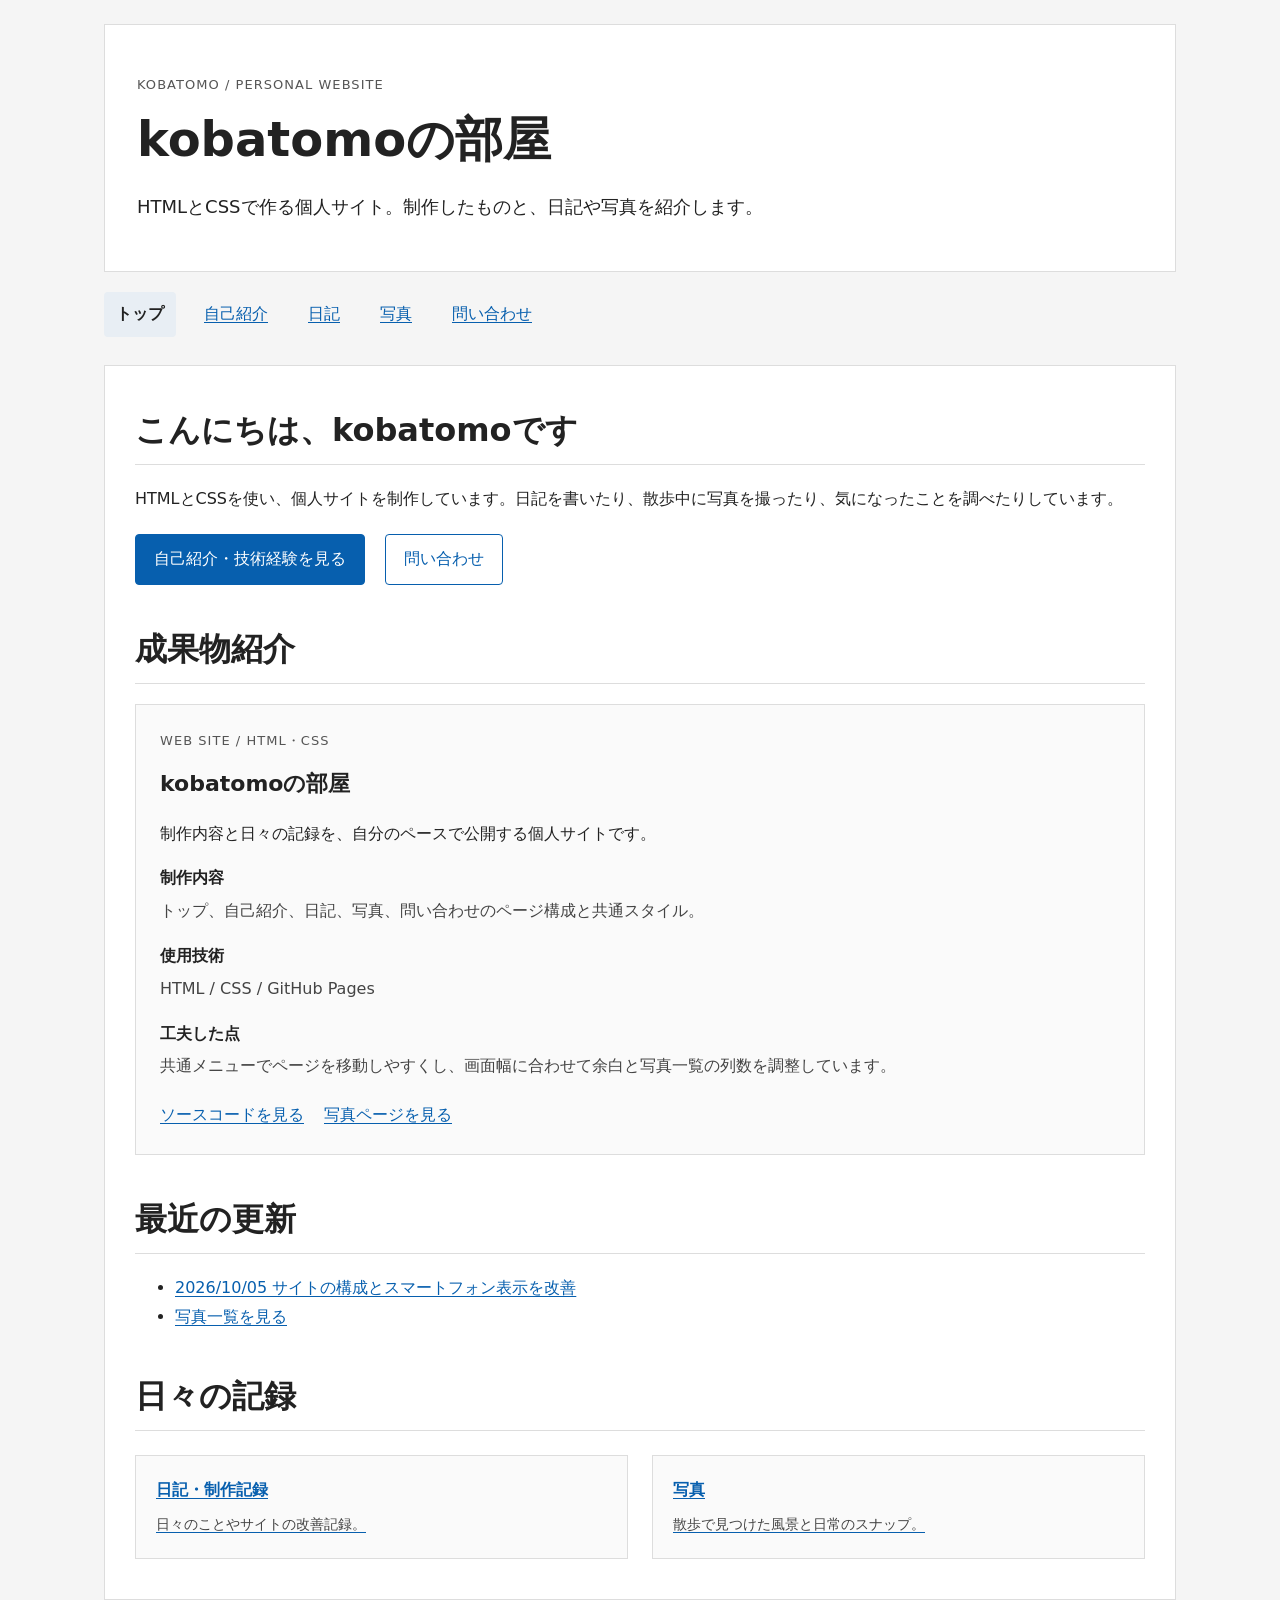
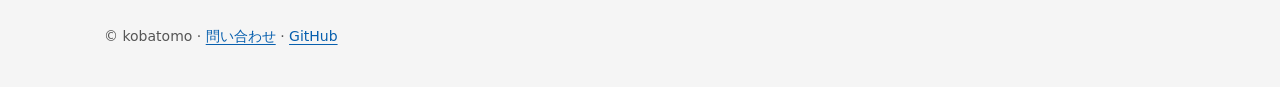
<file: index.html>
<!DOCTYPE html>
<html lang="ja">
<head>
<meta charset="UTF-8">
<meta name="viewport" content="width=device-width, initial-scale=1.0">
<meta name="description" content="HTMLとCSSで作る個人サイト。制作したものと、日記や写真を紹介します。">
<title>kobatomoの部屋</title>
<link rel="stylesheet" href="/css/style.css">
</head>
<body>
<a class="skip-link" href="#main">本文へ移動</a>
<header><p class="eyebrow">KOBATOMO / PERSONAL WEBSITE</p><h1>kobatomoの部屋</h1><p>HTMLとCSSで作る個人サイト。制作したものと、日記や写真を紹介します。</p></header>
<nav aria-label="メインメニュー"><a href="index.html" class="current" aria-current="page">トップ</a>
<a href="about.html">自己紹介</a>
<a href="diary.html">日記</a>
<a href="photo.html">写真</a>
<a href="contact.html">問い合わせ</a></nav>
<main id="main">
<section><h2>こんにちは、kobatomoです</h2><p>HTMLとCSSを使い、個人サイトを制作しています。日記を書いたり、散歩中に写真を撮ったり、気になったことを調べたりしています。</p><div class="actions"><a class="button" href="about.html">自己紹介・技術経験を見る</a><a class="button secondary" href="contact.html">問い合わせ</a></div></section>
<section id="works"><h2>成果物紹介</h2><article class="work-card"><p class="eyebrow">WEB SITE / HTML・CSS</p><h3>kobatomoの部屋</h3><p>制作内容と日々の記録を、自分のペースで公開する個人サイトです。</p><dl class="profile-list"><dt>制作内容</dt><dd>トップ、自己紹介、日記、写真、問い合わせのページ構成と共通スタイル。</dd><dt>使用技術</dt><dd>HTML / CSS / GitHub Pages</dd><dt>工夫した点</dt><dd>共通メニューでページを移動しやすくし、画面幅に合わせて余白と写真一覧の列数を調整しています。</dd></dl><div class="actions"><a href="https://github.com/nigokoba/nigokoba.github.io">ソースコードを見る</a><a href="photo.html">写真ページを見る</a></div></article></section>
<section><h2>最近の更新</h2><ul><li><a href="diary.html#portfolio">2026/10/05 サイトの構成とスマートフォン表示を改善</a></li><li><a href="photo.html">写真一覧を見る</a></li></ul></section>
<section><h2>日々の記録</h2><div class="link-grid"><a class="link-card" href="diary.html"><strong>日記・制作記録</strong><span>日々のことやサイトの改善記録。</span></a><a class="link-card" href="photo.html"><strong>写真</strong><span>散歩で見つけた風景と日常のスナップ。</span></a></div></section></main>
<footer><p>&copy; kobatomo · <a href="/contact.html">問い合わせ</a> · <a href="https://github.com/nigokoba/nigokoba.github.io">GitHub</a></p></footer>
</body>
</html>
</file>
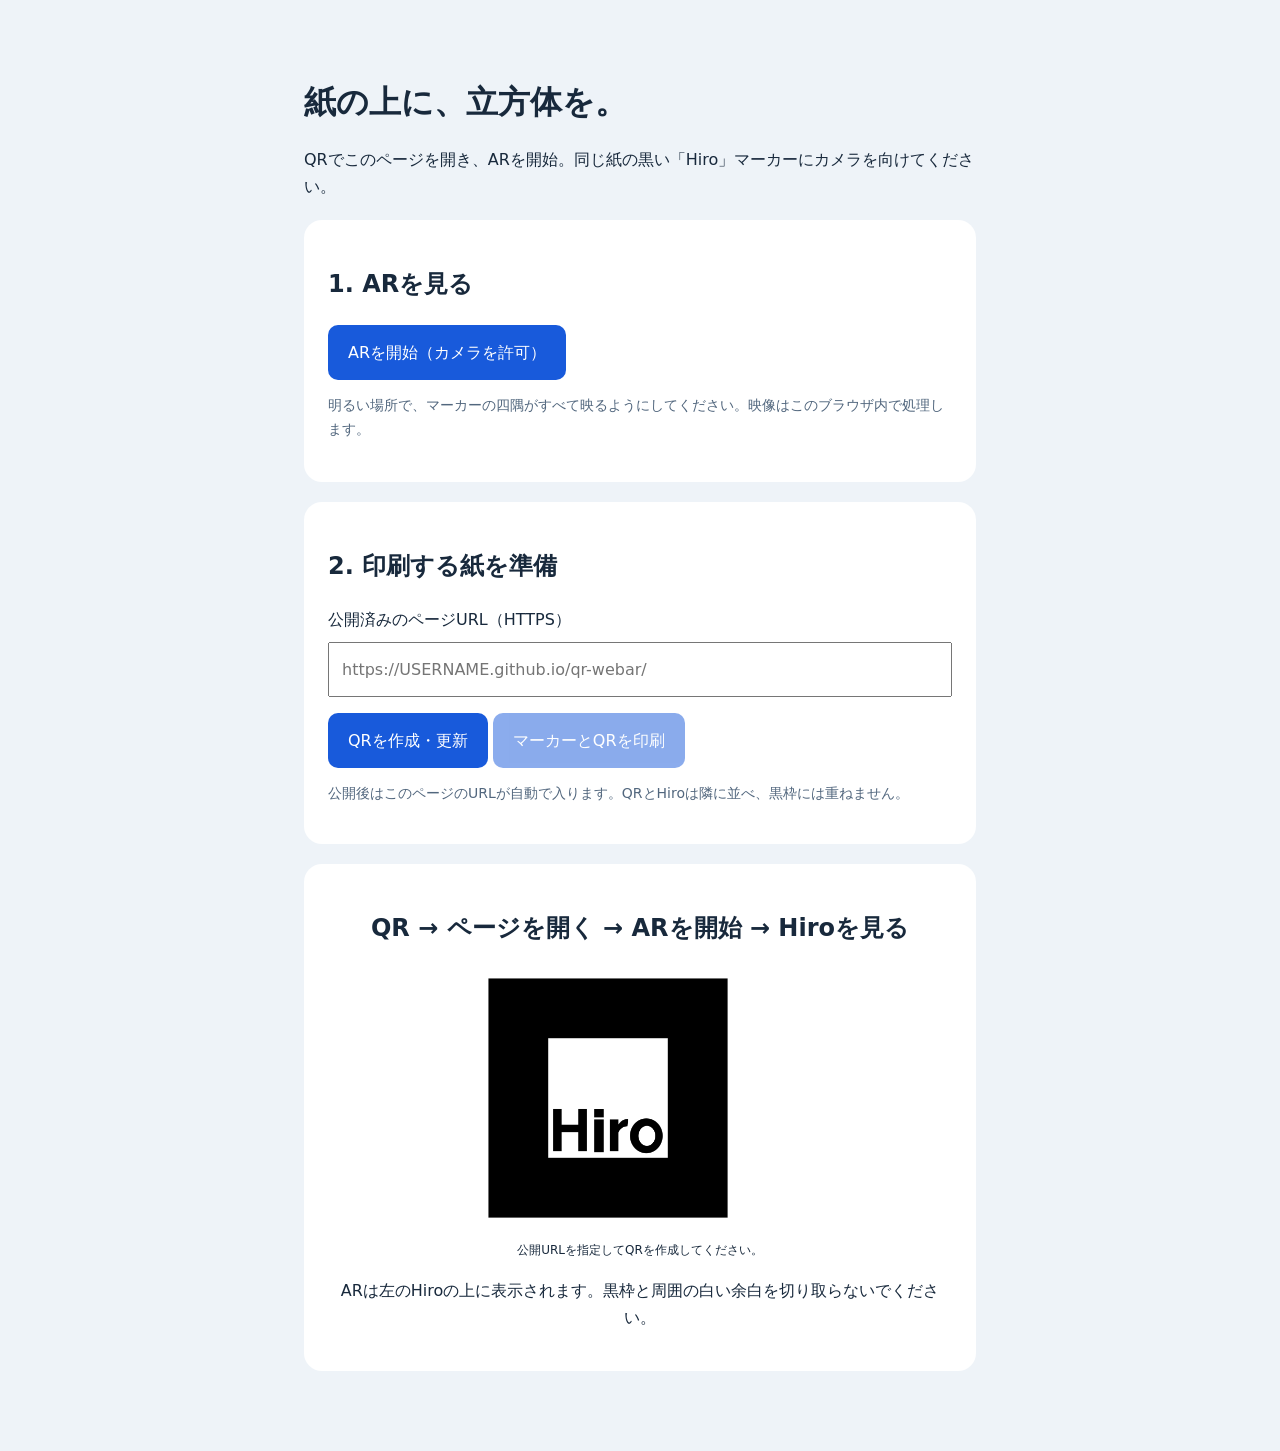
<file: qr-webar/index.html>
<!doctype html>
<html lang="ja">
<head>
  <meta charset="utf-8">
  <meta name="viewport" content="width=device-width,initial-scale=1">
  <title>QRから、立方体が現れる</title>
  <style>
    *{box-sizing:border-box}body{margin:0;font:16px/1.7 system-ui,sans-serif;background:#eef3f8;color:#18293c}main{max-width:720px;margin:36px auto;padding:24px}h1{line-height:1.35}section{background:white;padding:24px;border-radius:18px;margin:20px 0}button{border:0;border-radius:10px;background:#185adb;color:white;padding:14px 20px;font:inherit;cursor:pointer}button:disabled{opacity:.5}input{width:100%;padding:12px;font:inherit;margin:8px 0 16px}a{color:#185adb}.sheet{background:white;text-align:center;padding:24px}.targets{display:flex;justify-content:center;align-items:center;gap:24px;flex-wrap:wrap}.marker{width:260px;height:260px;object-fit:contain}#qr{background:white;padding:20px;display:inline-block}#qr img{display:block}#print-url{overflow-wrap:anywhere;font-size:12px}#hud{display:none;position:fixed;z-index:10;top:12px;left:12px;right:12px;background:#fffE;border-radius:12px;padding:12px;font-size:14px}#hud button{float:right;padding:6px 12px}body.ar main{display:none}body.ar #hud{display:block}body.ar{background:transparent;overflow:hidden}.hint{font-size:14px;color:#52677e}#error{color:#ad2637;white-space:pre-wrap}
    @media print{@page{size:A4;margin:15mm}body{background:white}main{margin:0;padding:0;max-width:none}main>*:not(#sheet){display:none!important}#sheet{border:0;margin:0;padding:0;display:block!important}.targets{flex-wrap:nowrap;gap:12mm}.marker{width:80mm;height:80mm}#qr{padding:5mm}#print-url{font-size:10pt}}
  </style>
  <script src="assets/qrcode.min.js" defer></script>
  <script src="assets/app.js" defer></script>
</head>
<body>
  <main>
    <h1>紙の上に、立方体を。</h1>
    <p>QRでこのページを開き、ARを開始。同じ紙の黒い「Hiro」マーカーにカメラを向けてください。</p>
    <section>
      <h2>1. ARを見る</h2>
      <button id="start">ARを開始（カメラを許可）</button>
      <p class="hint">明るい場所で、マーカーの四隅がすべて映るようにしてください。映像はこのブラウザ内で処理します。</p>
      <p id="error" role="alert"></p>
    </section>
    <section>
      <h2>2. 印刷する紙を準備</h2>
      <label for="url">公開済みのページURL（HTTPS）</label>
      <input id="url" type="url" placeholder="https://USERNAME.github.io/qr-webar/">
      <button id="generate">QRを作成・更新</button>
      <button id="print" disabled>マーカーとQRを印刷</button>
      <p class="hint">公開後はこのページのURLが自動で入ります。QRとHiroは隣に並べ、黒枠には重ねません。</p>
    </section>
    <section id="sheet" class="sheet">
      <h2>QR → ページを開く → ARを開始 → Hiroを見る</h2>
      <div class="targets"><img class="marker" src="assets/hiro.png" alt="AR認識用のHiroマーカー"><div id="qr" aria-label="ページを開くQRコード"></div></div>
      <p id="print-url">公開URLを指定してQRを作成してください。</p>
      <p>ARは左のHiroの上に表示されます。黒枠と周囲の白い余白を切り取らないでください。</p>
    </section>
  </main>
  <div id="hud"><button id="stop">終了</button><span id="status" role="status">カメラを準備しています…</span></div>
</body>
</html>
</file>
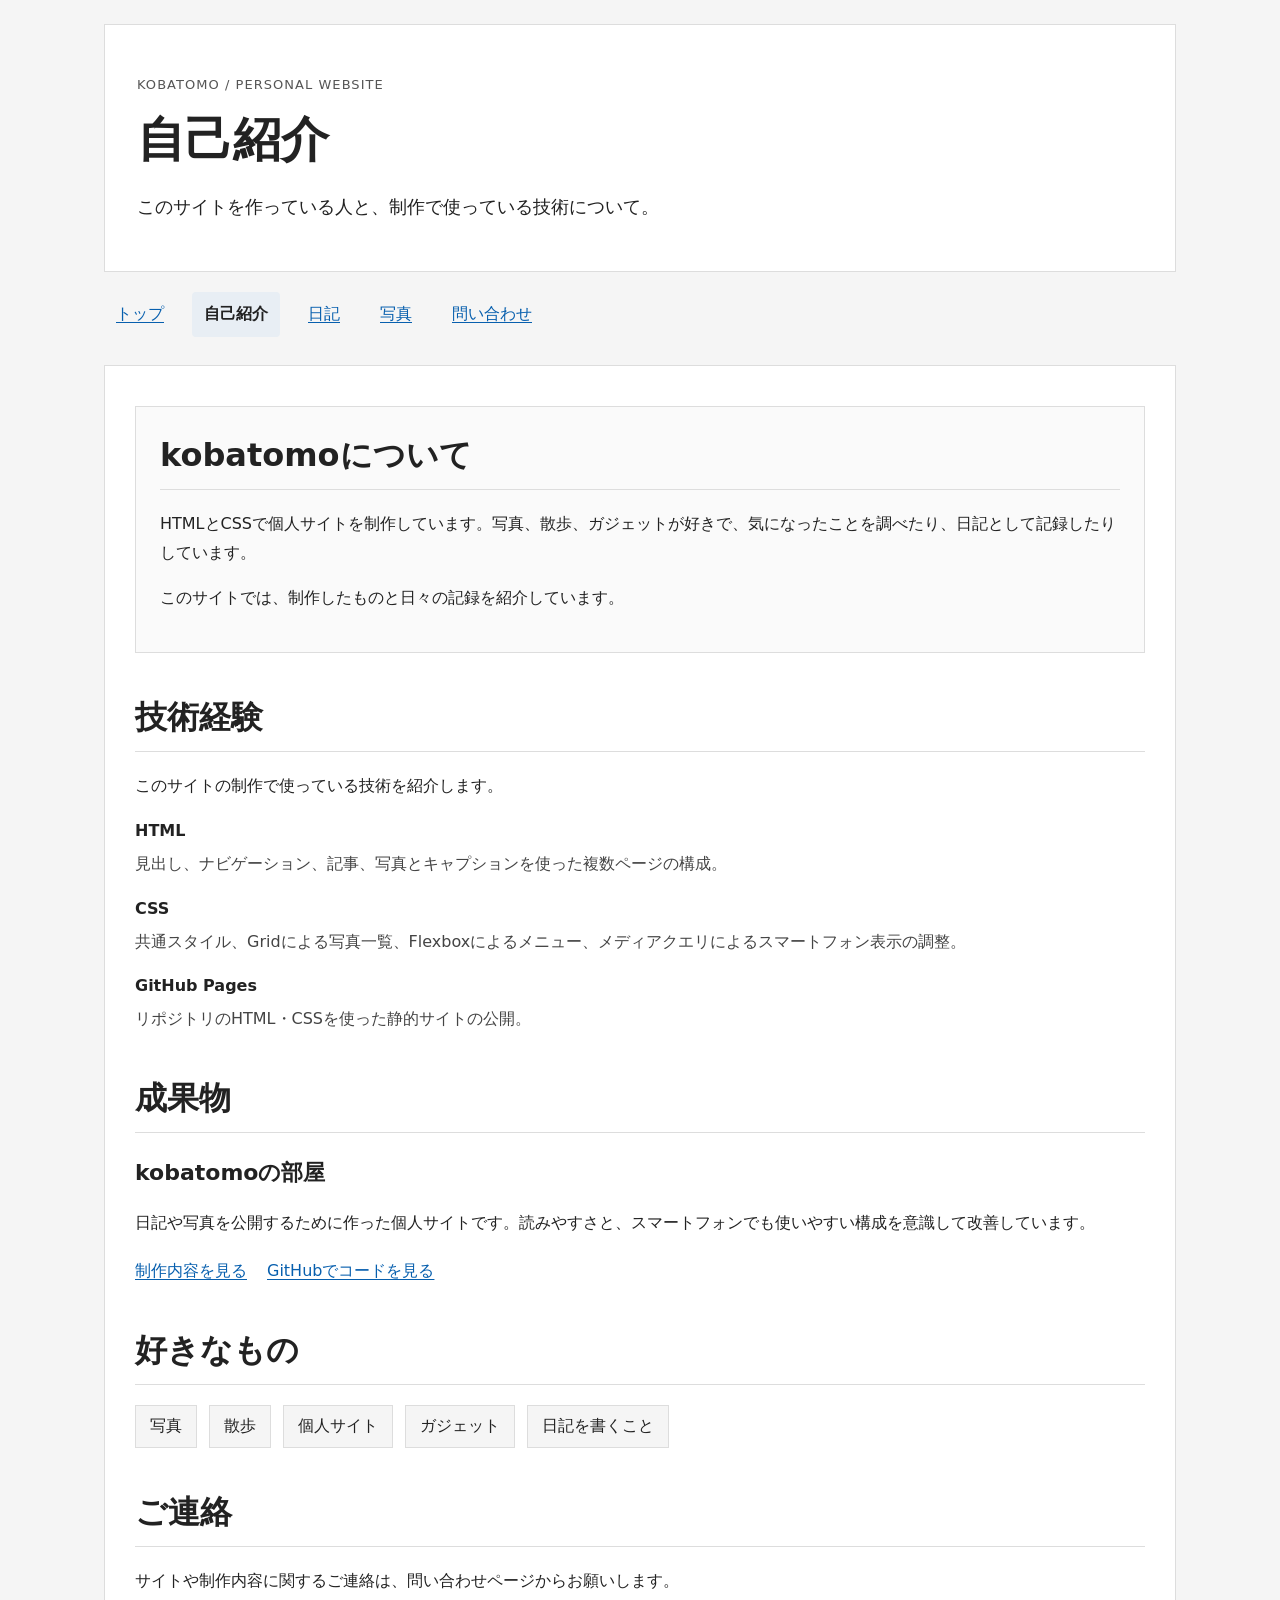
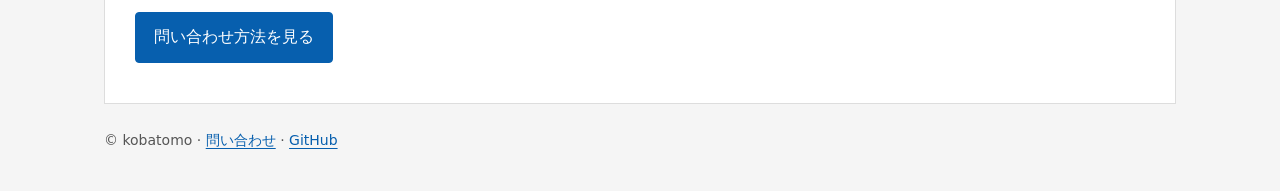
<file: about.html>
<!DOCTYPE html>
<html lang="ja">
<head>
<meta charset="UTF-8">
<meta name="viewport" content="width=device-width, initial-scale=1.0">
<meta name="description" content="このサイトを作っている人と、制作で使っている技術について。">
<title>自己紹介 - kobatomoの部屋</title>
<link rel="stylesheet" href="/css/style.css">
</head>
<body>
<a class="skip-link" href="#main">本文へ移動</a>
<header><p class="eyebrow">KOBATOMO / PERSONAL WEBSITE</p><h1>自己紹介</h1><p>このサイトを作っている人と、制作で使っている技術について。</p></header>
<nav aria-label="メインメニュー"><a href="index.html">トップ</a>
<a href="about.html" class="current" aria-current="page">自己紹介</a>
<a href="diary.html">日記</a>
<a href="photo.html">写真</a>
<a href="contact.html">問い合わせ</a></nav>
<main id="main">
<section class="profile-box"><h2>kobatomoについて</h2><p>HTMLとCSSで個人サイトを制作しています。写真、散歩、ガジェットが好きで、気になったことを調べたり、日記として記録したりしています。</p><p>このサイトでは、制作したものと日々の記録を紹介しています。</p></section>
<section><h2>技術経験</h2><p>このサイトの制作で使っている技術を紹介します。</p><dl class="profile-list"><dt>HTML</dt><dd>見出し、ナビゲーション、記事、写真とキャプションを使った複数ページの構成。</dd><dt>CSS</dt><dd>共通スタイル、Gridによる写真一覧、Flexboxによるメニュー、メディアクエリによるスマートフォン表示の調整。</dd><dt>GitHub Pages</dt><dd>リポジトリのHTML・CSSを使った静的サイトの公開。</dd></dl></section>
<section><h2>成果物</h2><h3>kobatomoの部屋</h3><p>日記や写真を公開するために作った個人サイトです。読みやすさと、スマートフォンでも使いやすい構成を意識して改善しています。</p><div class="actions"><a href="index.html#works">制作内容を見る</a><a href="https://github.com/nigokoba/nigokoba.github.io">GitHubでコードを見る</a></div></section>
<section><h2>好きなもの</h2><ul class="like-list"><li>写真</li><li>散歩</li><li>個人サイト</li><li>ガジェット</li><li>日記を書くこと</li></ul></section>
<section><h2>ご連絡</h2><p>サイトや制作内容に関するご連絡は、問い合わせページからお願いします。</p><a class="button" href="contact.html">問い合わせ方法を見る</a></section></main>
<footer><p>&copy; kobatomo · <a href="/contact.html">問い合わせ</a> · <a href="https://github.com/nigokoba/nigokoba.github.io">GitHub</a></p></footer>
</body>
</html>
</file>
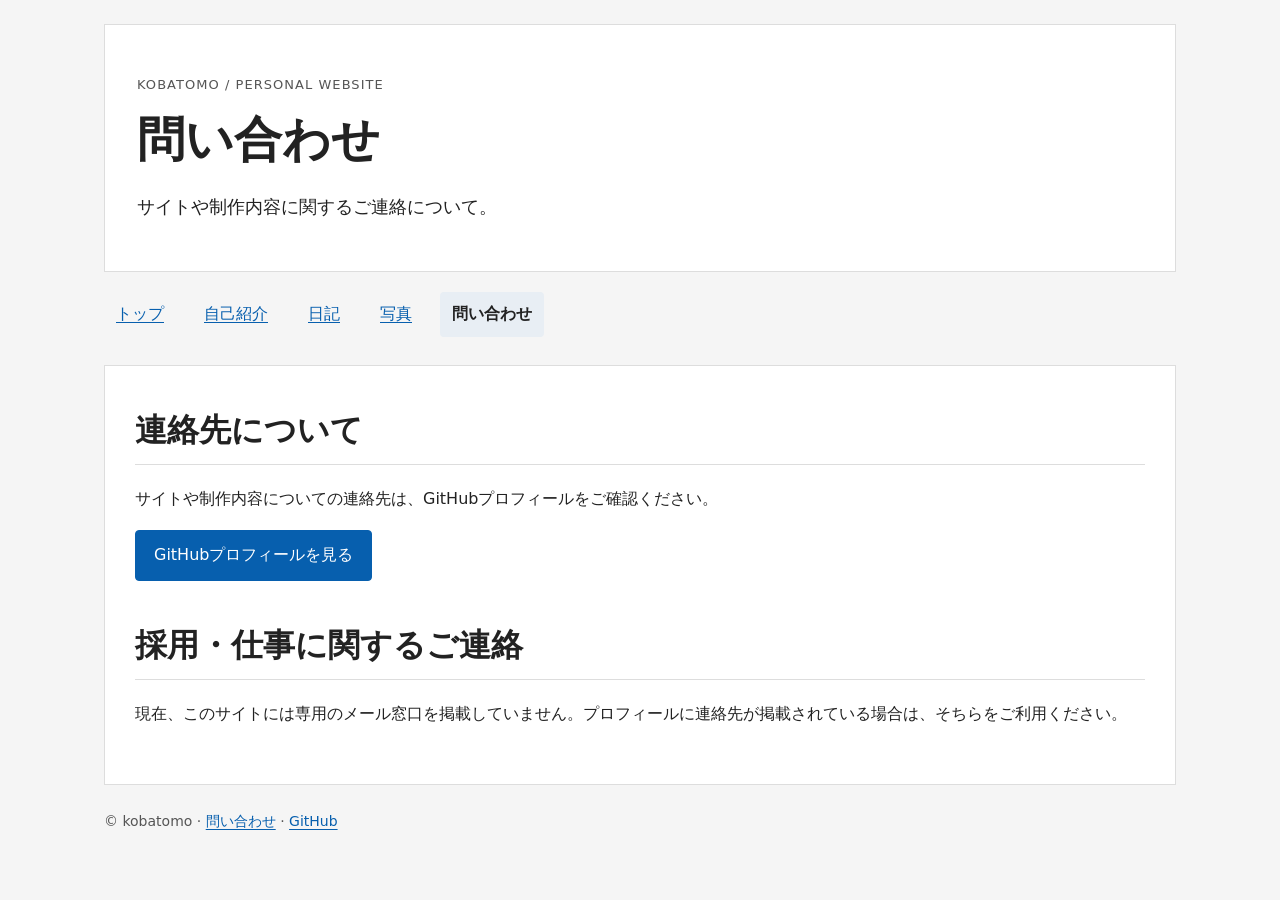
<file: contact.html>
<!DOCTYPE html>
<html lang="ja">
<head>
<meta charset="UTF-8">
<meta name="viewport" content="width=device-width, initial-scale=1.0">
<meta name="description" content="サイトや制作内容に関するご連絡について。">
<title>問い合わせ - kobatomoの部屋</title>
<link rel="stylesheet" href="/css/style.css">
</head>
<body>
<a class="skip-link" href="#main">本文へ移動</a>
<header><p class="eyebrow">KOBATOMO / PERSONAL WEBSITE</p><h1>問い合わせ</h1><p>サイトや制作内容に関するご連絡について。</p></header>
<nav aria-label="メインメニュー"><a href="index.html">トップ</a>
<a href="about.html">自己紹介</a>
<a href="diary.html">日記</a>
<a href="photo.html">写真</a>
<a href="contact.html" class="current" aria-current="page">問い合わせ</a></nav>
<main id="main">
<section><h2>連絡先について</h2><p>サイトや制作内容についての連絡先は、GitHubプロフィールをご確認ください。</p><a class="button" href="https://github.com/nigokoba">GitHubプロフィールを見る</a></section>
<section><h2>採用・仕事に関するご連絡</h2><p>現在、このサイトには専用のメール窓口を掲載していません。プロフィールに連絡先が掲載されている場合は、そちらをご利用ください。</p></section></main>
<footer><p>&copy; kobatomo · <a href="/contact.html">問い合わせ</a> · <a href="https://github.com/nigokoba/nigokoba.github.io">GitHub</a></p></footer>
</body>
</html>
</file>
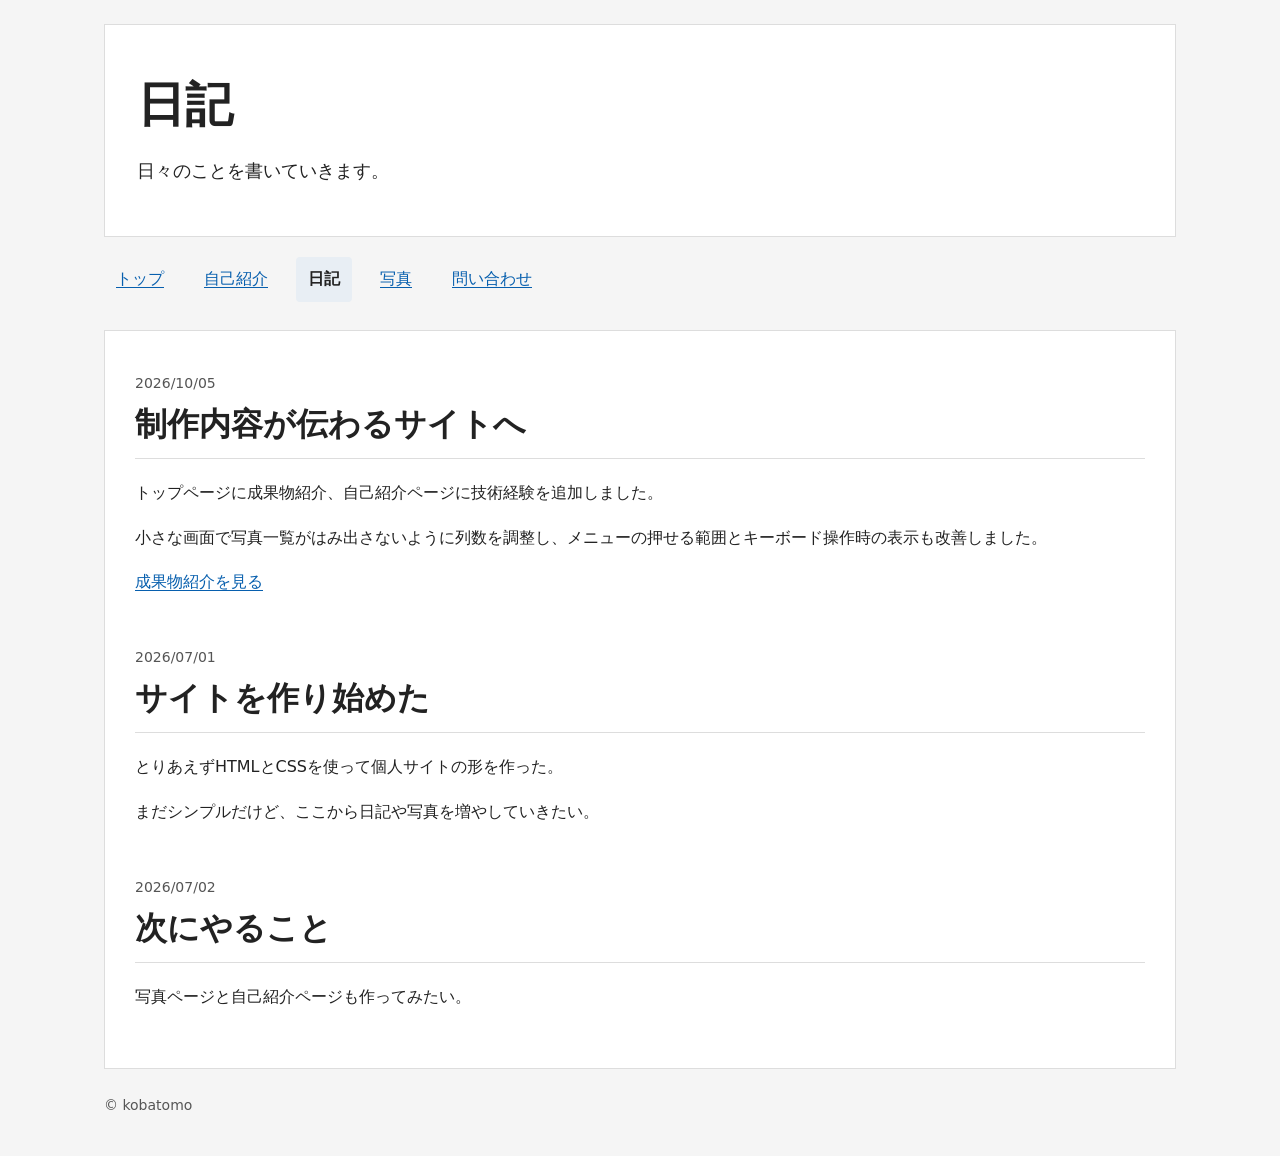
<file: diary.html>
<!DOCTYPE html>
<html lang="ja">
<head>
  <meta charset="UTF-8">
  <meta name="viewport" content="width=device-width, initial-scale=1.0">
  <title>日記 - kobatomoの部屋</title>
  <link rel="stylesheet" href="/css/style.css">
</head>
<body>
<a class="skip-link" href="#main">本文へ移動</a>

  <header>
    <h1>日記</h1>
    <p>日々のことを書いていきます。</p>
  </header>

  <nav aria-label="メインメニュー"><a href="index.html">トップ</a>
<a href="about.html">自己紹介</a>
<a href="diary.html" class="current" aria-current="page">日記</a>
<a href="photo.html">写真</a>
<a href="contact.html">問い合わせ</a></nav>

  <main id="main">
<article id="portfolio"><p class="date"><time datetime="2026-10-05">2026/10/05</time></p><h2>制作内容が伝わるサイトへ</h2><p>トップページに成果物紹介、自己紹介ページに技術経験を追加しました。</p><p>小さな画面で写真一覧がはみ出さないように列数を調整し、メニューの押せる範囲とキーボード操作時の表示も改善しました。</p><p><a href="index.html#works">成果物紹介を見る</a></p></article>
    <article>
      <p class="date">2026/07/01</p>
      <h2>サイトを作り始めた</h2>
      <p>とりあえずHTMLとCSSを使って個人サイトの形を作った。</p>
      <p>まだシンプルだけど、ここから日記や写真を増やしていきたい。</p>
    </article>

    <article>
      <p class="date">2026/07/02</p>
      <h2>次にやること</h2>
      <p>写真ページと自己紹介ページも作ってみたい。</p>
    </article>
  </main>

  <footer>
    <p>&copy; kobatomo</p>
  </footer>

</body>
</html>
</file>
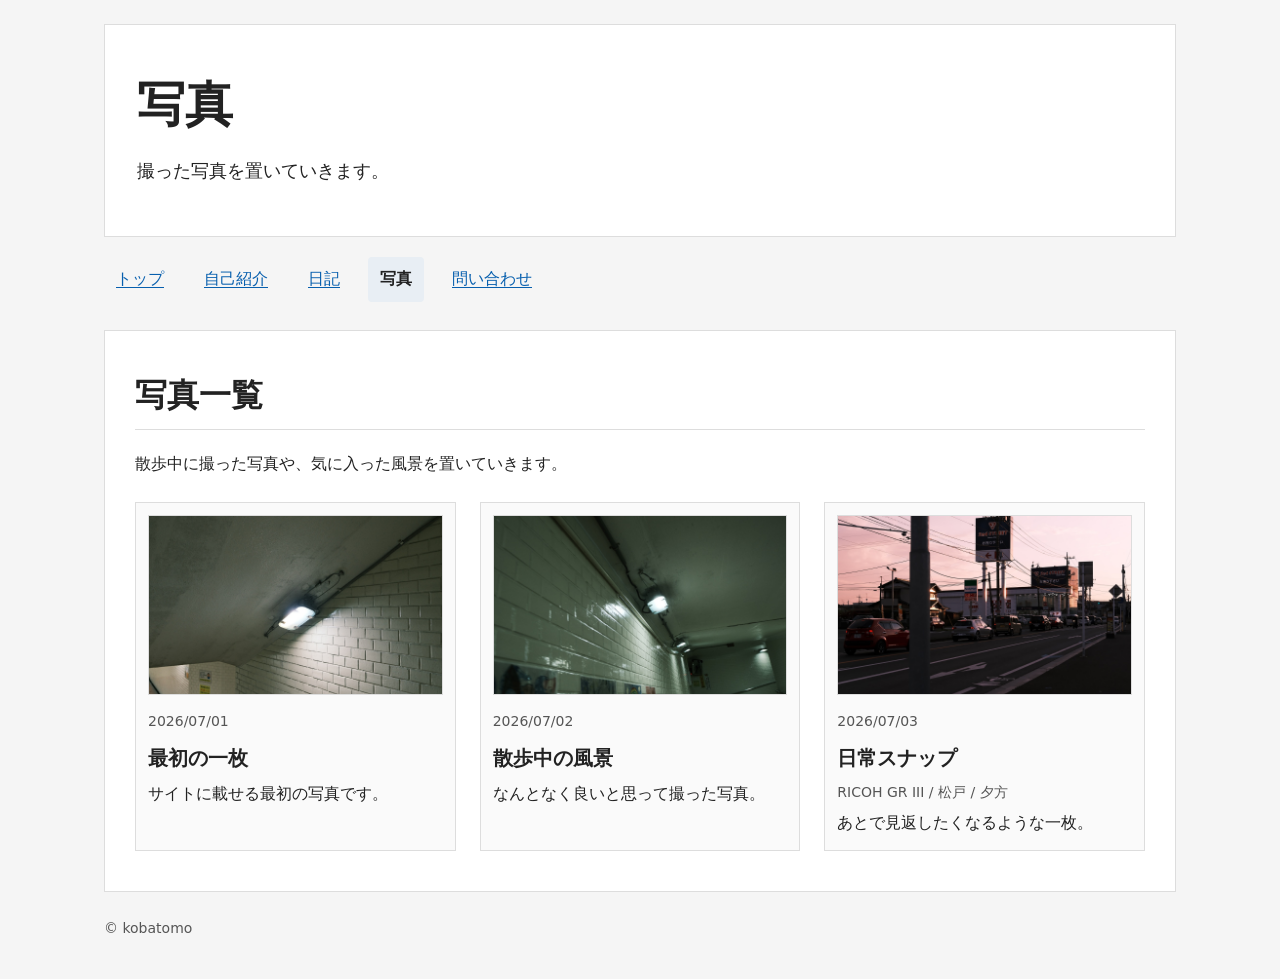
<file: photo.html>
<!DOCTYPE html>
<html lang="ja">
<head>
  <meta charset="UTF-8">
  <meta name="viewport" content="width=device-width, initial-scale=1.0">
  <title>写真 - kobatomoの部屋</title>
  <link rel="stylesheet" href="/css/style.css">
</head>
<body>
<a class="skip-link" href="#main">本文へ移動</a>

  <header>
    <h1>写真</h1>
    <p>撮った写真を置いていきます。</p>
  </header>

  <nav aria-label="メインメニュー"><a href="index.html">トップ</a>
<a href="about.html">自己紹介</a>
<a href="diary.html">日記</a>
<a href="photo.html" class="current" aria-current="page">写真</a>
<a href="contact.html">問い合わせ</a></nav>

  <main id="main">
    <section>
      <h2>写真一覧</h2>
      <p>散歩中に撮った写真や、気に入った風景を置いていきます。</p>

      <div class="photo-grid">

        <figure class="photo-card">
          <a href="images/photo01.jpg">
            <img loading="lazy" decoding="async" src="images/photo01.jpg" alt="街で撮った写真">
          </a>
          <figcaption>
            <span class="photo-date">2026/07/01</span>
            <strong>最初の一枚</strong>
            <p>サイトに載せる最初の写真です。</p>
          </figcaption>
        </figure>

        <figure class="photo-card">
          <a href="images/photo02.jpg">
            <img loading="lazy" decoding="async" src="images/photo02.jpg" alt="風景写真">
          </a>
          <figcaption>
            <span class="photo-date">2026/07/02</span>
            <strong>散歩中の風景</strong>
            <p>なんとなく良いと思って撮った写真。</p>
          </figcaption>
        </figure>

        <figure class="photo-card">
          <a href="images/photo03.jpg">
            <img loading="lazy" decoding="async" src="images/photo03.jpg" alt="日常のスナップ写真">
          </a>
          <figcaption>
            <span class="photo-date">2026/07/03</span>
            <strong>日常スナップ</strong>
	<p class="photo-meta">RICOH GR III / 松戸 / 夕方</p>
            <p>あとで見返したくなるような一枚。</p>
          </figcaption>
        </figure>

      </div>
    </section>
  </main>

  <footer>
    <p>&copy; kobatomo</p>
  </footer>

</body>
</html>
</file>
<file: css/style.css>
* { box-sizing: border-box; }
html { color-scheme: light; }
body { font-family: system-ui, -apple-system, "Segoe UI", sans-serif; background: #f5f5f5; color: #222; max-width: 1120px; margin: 0 auto; padding: 24px; line-height: 1.8; overflow-wrap: anywhere; }
a { color: #075fae; text-underline-offset: .2em; }
a:hover { text-decoration-thickness: 2px; }
a:focus-visible { outline: 3px solid #965500; outline-offset: 4px; }
header, main { background: #fff; border: 1px solid #ddd; }
header { padding: 48px 32px; margin-bottom: 20px; }
header h1 { font-size: clamp(2rem, 5vw, 3rem); line-height: 1.3; margin: 0 0 20px; }
header p { margin: 0; font-size: 18px; }
.eyebrow { color: #555; font-size: 13px; letter-spacing: .08em; margin: 0 0 12px; }
nav { display: flex; flex-wrap: wrap; gap: 8px 16px; margin: 20px 0 28px; }
nav a { display: inline-flex; align-items: center; min-height: 44px; padding: 8px 12px; font-size: 16px; }
nav a.current { background: #e8eef4; color: #222; font-weight: bold; text-decoration: none; border-radius: 4px; }
main { padding: 40px 30px; }
section + section { margin-top: 40px; }
h2 { font-size: clamp(1.4rem, 3vw, 2rem); line-height: 1.5; margin: 0 0 20px; padding-bottom: 10px; border-bottom: 1px solid #ddd; }
h3 { font-size: 22px; margin: 0 0 12px; }
article { margin-bottom: 48px; }
article:last-child { margin-bottom: 0; }
.date, .photo-date, .photo-meta, .note { color: #555; font-size: 14px; }
.date { margin: 0 0 4px; }
.actions { display: flex; flex-wrap: wrap; align-items: center; gap: 12px 20px; margin-top: 20px; }
.button { display: inline-block; padding: 10px 18px; min-height: 44px; background: #075fae; color: #fff; border: 1px solid #075fae; border-radius: 4px; text-decoration: none; }
.button:hover { background: #064b89; }
.button.secondary { background: #fff; color: #075fae; }
.work-card, .profile-box { background: #fafafa; border: 1px solid #ddd; padding: 24px; }
.profile-list { margin: 0; }
.profile-list dt { font-weight: bold; margin-top: 16px; }
.profile-list dd { margin: 4px 0 12px; color: #444; }
.like-list { display: flex; flex-wrap: wrap; gap: 12px; padding: 0; list-style: none; }
.like-list li { background: #f5f5f5; border: 1px solid #ddd; padding: 6px 14px; }
.photo-grid, .link-grid { display: grid; grid-template-columns: repeat(auto-fit, minmax(min(240px, 100%), 1fr)); gap: 24px; margin-top: 24px; }
.photo-card { min-width: 0; margin: 0; background: #fafafa; border: 1px solid #ddd; padding: 12px; }
img { max-width: 100%; }
.photo-card img { width: 100%; height: 180px; object-fit: cover; display: block; border: 1px solid #ddd; }
.photo-card figcaption { margin-top: 12px; }
.photo-card strong { display: block; font-size: 20px; margin: 4px 0; }
.photo-card p { margin: 4px 0 0; }
.link-card { display: block; background: #fafafa; border: 1px solid #ddd; padding: 20px; }
.link-card strong, .link-card span { display: block; }
.link-card span { color: #444; font-size: 14px; margin-top: 8px; }
footer { color: #555; margin-top: 24px; font-size: 14px; }
.skip-link { position: absolute; top: 8px; left: 8px; padding: 10px; background: #fff; transform: translateY(-200%); z-index: 10; }
.skip-link:focus { transform: translateY(0); }
@media (max-width: 600px) {
 body { padding: 12px; }
 header { padding: 28px 20px; }
 header p { font-size: 16px; }
 main { padding: 28px 18px; }
 nav { gap: 4px; margin: 16px 0 20px; }
 nav a { padding: 8px 10px; }
 .work-card, .profile-box { padding: 18px; }
 .photo-grid, .link-grid { grid-template-columns: 1fr; gap: 20px; }
 section + section { margin-top: 32px; }
}
</file>
